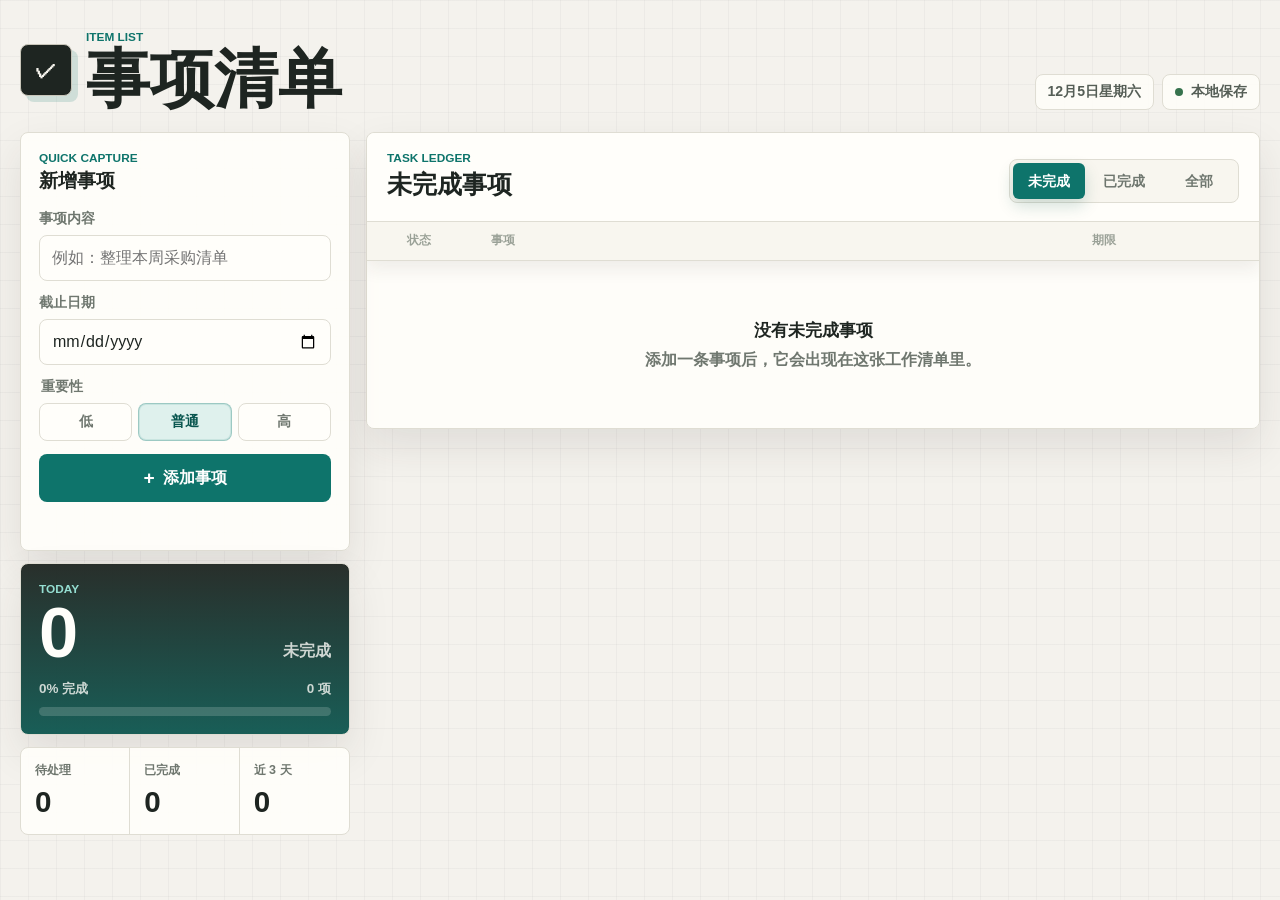
<file: index.html>
<!doctype html>
<html lang="zh-CN">
  <head>
    <meta charset="UTF-8" />
    <meta name="viewport" content="width=device-width, initial-scale=1.0" />
    <title>事项清单</title>
    <link rel="stylesheet" href="./styles.css?v=note-motion" />
  </head>
  <body>
    <main class="app-shell">
      <header class="app-header">
        <div class="brand-lockup">
          <span class="app-mark" aria-hidden="true">✓</span>
          <div>
            <p class="eyebrow">Item List</p>
            <h1>事项清单</h1>
          </div>
        </div>
        <div class="header-meta">
          <span class="date-chip" id="todayLabel" aria-label="今天日期"></span>
          <span class="sync-chip">本地保存</span>
        </div>
      </header>

      <section class="workspace" aria-label="清单工作台">
        <aside class="side-panel">
          <section class="entry-panel" aria-labelledby="addTaskTitle">
            <div class="section-heading">
              <div>
                <p class="kicker">Quick Capture</p>
                <h2 id="addTaskTitle">新增事项</h2>
              </div>
            </div>

            <form id="taskForm" class="task-form">
              <div class="field">
                <label for="taskTitle">事项内容</label>
                <input
                  id="taskTitle"
                  name="taskTitle"
                  type="text"
                  maxlength="80"
                  placeholder="例如：整理本周采购清单"
                  autocomplete="off"
                  required
                />
              </div>
              <div class="field">
                <label for="dueDate">截止日期</label>
                <input id="dueDate" name="dueDate" type="date" required />
              </div>
              <fieldset class="field priority-field">
                <legend>重要性</legend>
                <div class="priority-options" aria-label="选择事项重要性">
                  <label class="priority-option">
                    <input type="radio" name="priority" value="low" />
                    <span>低</span>
                  </label>
                  <label class="priority-option">
                    <input type="radio" name="priority" value="normal" checked />
                    <span>普通</span>
                  </label>
                  <label class="priority-option">
                    <input type="radio" name="priority" value="high" />
                    <span>高</span>
                  </label>
                </div>
              </fieldset>
              <button class="primary-button" type="submit">
                <span aria-hidden="true">+</span>
                <span>添加事项</span>
              </button>
            </form>
            <p id="formMessage" class="form-message" aria-live="polite"></p>
          </section>

          <section class="focus-panel" aria-label="今日概览">
            <p class="kicker">Today</p>
            <div class="focus-number-row">
              <strong id="focusOpenCount">0</strong>
              <span>未完成</span>
            </div>
            <div class="progress-copy">
              <span id="progressText">0% 完成</span>
              <span id="totalCount">0 项</span>
            </div>
            <div class="progress-track" aria-hidden="true">
              <span id="progressBar"></span>
            </div>
          </section>

          <section class="summary-grid" aria-label="事项统计">
            <article class="metric">
              <span>待处理</span>
              <strong id="openCount">0</strong>
            </article>
            <article class="metric">
              <span>已完成</span>
              <strong id="doneCount">0</strong>
            </article>
            <article class="metric">
              <span>近 3 天</span>
              <strong id="urgentCount">0</strong>
            </article>
          </section>
        </aside>

        <section class="list-section" aria-labelledby="listTitle">
          <div class="list-sticky-header">
            <div class="list-toolbar">
              <div>
                <p class="kicker">Task Ledger</p>
                <h2 id="listTitle">未完成事项</h2>
              </div>
              <div class="segmented" role="tablist" aria-label="筛选事项">
                <button class="segment is-active" type="button" role="tab" aria-selected="true" data-filter="open">
                  未完成
                </button>
                <button class="segment" type="button" role="tab" aria-selected="false" data-filter="done">
                  已完成
                </button>
                <button class="segment" type="button" role="tab" aria-selected="false" data-filter="all">
                  全部
                </button>
              </div>
            </div>

            <div class="list-head" aria-hidden="true">
              <span>状态</span>
              <span>事项</span>
              <span>期限</span>
            </div>
          </div>

          <ul id="taskList" class="task-list"></ul>

          <div id="emptyState" class="empty-state" hidden>
            <strong>这里还没有事项</strong>
            <p>添加一条事项后，它会出现在这张工作清单里。</p>
          </div>
        </section>
      </section>
    </main>

    <template id="taskTemplate">
      <li class="task-item">
        <button class="status-button" type="button" data-action="toggle"></button>
        <div class="task-content">
          <span class="task-title-line">
            <span class="task-title"></span>
            <span class="priority-pill"></span>
          </span>
          <time class="date-text"></time>
        </div>
        <span class="due-badge"></span>
        <button class="delete-button" type="button" data-action="delete" title="删除事项" aria-label="删除事项">删除</button>
        <div class="note-row" hidden>
          <input class="note-input" type="text" maxlength="160" placeholder="补充说明..." autocomplete="off" />
        </div>
      </li>
    </template>

    <script src="./app.js?v=note-motion"></script>
  </body>
</html>
</file>
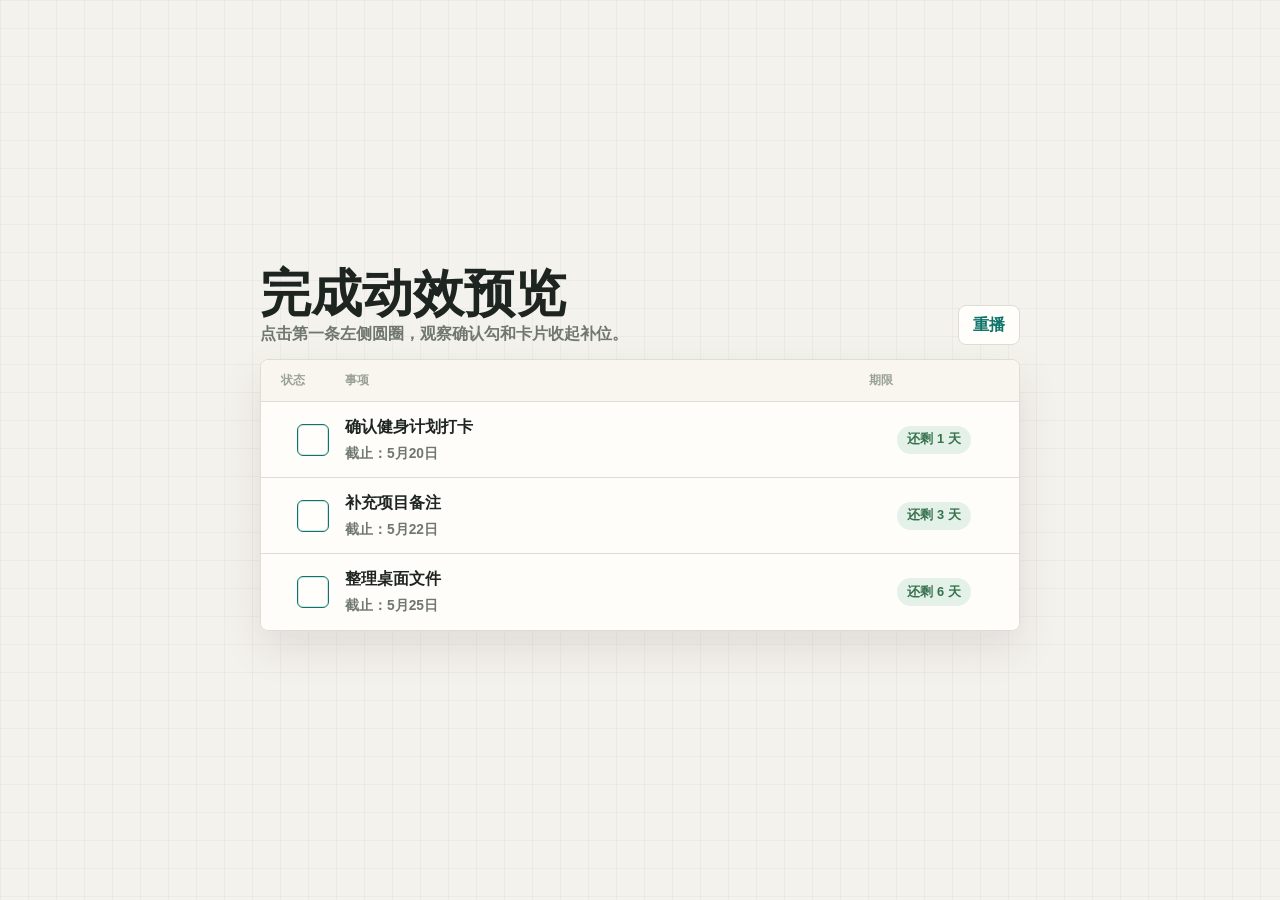
<file: previews/completion-motion-preview.html>
<!doctype html>
<html lang="zh-CN">
  <head>
    <meta charset="UTF-8" />
    <meta name="viewport" content="width=device-width, initial-scale=1.0" />
    <title>完成事项动效预览</title>
    <style>
      :root {
        --bg: #f4f2ed;
        --ink: #1e2521;
        --muted: #6f776f;
        --line: #dfddd3;
        --surface: #fffefa;
        --teal: #0e746b;
        --green: #36724d;
        --green-soft: #e4f1e8;
        --shadow: 0 18px 42px rgba(46, 44, 37, 0.1);
        --ease-pop: cubic-bezier(0.18, 1.35, 0.32, 1);
        --ease-collapse: cubic-bezier(0.22, 0.76, 0.24, 1);
        font-family: "Aptos", "Segoe UI", "Microsoft YaHei", "PingFang SC", sans-serif;
      }

      * {
        box-sizing: border-box;
      }

      body {
        min-height: 100vh;
        margin: 0;
        display: grid;
        place-items: center;
        background:
          linear-gradient(90deg, rgba(30, 37, 33, 0.035) 1px, transparent 1px),
          linear-gradient(rgba(30, 37, 33, 0.035) 1px, transparent 1px),
          var(--bg);
        background-size: 28px 28px;
        color: var(--ink);
      }

      .stage {
        width: min(760px, calc(100vw - 32px));
      }

      .topbar {
        display: flex;
        align-items: end;
        justify-content: space-between;
        gap: 18px;
        margin-bottom: 14px;
      }

      h1 {
        margin: 0 0 5px;
        font-size: clamp(1.9rem, 4vw, 3.4rem);
        line-height: 0.98;
      }

      p {
        margin: 0;
        color: var(--muted);
        font-weight: 800;
      }

      button {
        font: inherit;
      }

      .replay {
        min-height: 40px;
        padding: 0 14px;
        border: 1px solid var(--line);
        border-radius: 8px;
        background: var(--surface);
        color: var(--teal);
        font-weight: 900;
        cursor: pointer;
      }

      .panel {
        overflow: hidden;
        border: 1px solid var(--line);
        border-radius: 8px;
        background: rgba(255, 254, 250, 0.94);
        box-shadow: var(--shadow);
      }

      .head,
      .task {
        display: grid;
        grid-template-columns: 64px minmax(0, 1fr) 130px;
        align-items: center;
      }

      .head {
        min-height: 42px;
        padding: 0 20px;
        border-bottom: 1px solid var(--line);
        background: #f8f6ef;
        color: #9aa197;
        font-size: 0.76rem;
        font-weight: 900;
      }

      .list {
        margin: 0;
        padding: 0;
        list-style: none;
      }

      .task-shell {
        height: 76px;
        opacity: 1;
        transform-origin: 50% 50%;
      }

      .task-shell.is-completing {
        animation: shell-collapse 0.46s 0.34s var(--ease-collapse) forwards;
      }

      .task {
        height: 76px;
        padding: 12px 20px;
        border-bottom: 1px solid var(--line);
        background: rgba(255, 254, 250, 0.76);
        overflow: hidden;
      }

      .task-shell:last-child .task {
        border-bottom: 0;
      }

      .task-shell.is-completing .task {
        animation: card-shrink 0.46s 0.34s var(--ease-collapse) forwards;
      }

      .status {
        width: 32px;
        height: 32px;
        display: inline-flex;
        align-items: center;
        justify-content: center;
        justify-self: center;
        position: relative;
        border: 1px solid var(--teal);
        border-radius: 6px;
        background: var(--surface);
        color: white;
        cursor: pointer;
        box-shadow: inset 0 0 0 1px rgba(14, 116, 107, 0.18);
      }

      .status::before {
        position: absolute;
        inset: -1px;
        border-radius: inherit;
        background: var(--green);
        content: "";
        opacity: 0;
        transform: scale(0.72);
      }

      .status::after {
        width: 13px;
        height: 8px;
        position: relative;
        z-index: 1;
        border-left: 3px solid currentColor;
        border-bottom: 3px solid currentColor;
        content: "";
        opacity: 0;
        transform: rotate(-45deg) scale(0.4) translateY(-2px);
        transform-origin: 35% 70%;
      }

      .task-shell.is-completing .status::before {
        animation: circle-fill 0.22s var(--ease-pop) forwards;
      }

      .task-shell.is-completing .status::after {
        animation: check-pop 0.34s 0.1s var(--ease-pop) forwards;
      }

      .content {
        display: grid;
        gap: 7px;
        min-width: 0;
      }

      .title {
        overflow-wrap: anywhere;
        font-weight: 900;
      }

      .date {
        color: var(--muted);
        font-size: 0.86rem;
        font-weight: 700;
      }

      .badge {
        min-height: 28px;
        display: inline-flex;
        align-items: center;
        justify-content: center;
        justify-self: center;
        padding: 0 10px;
        border-radius: 999px;
        background: var(--green-soft);
        color: var(--green);
        font-size: 0.8rem;
        font-weight: 900;
        white-space: nowrap;
      }

      @keyframes circle-fill {
        0% {
          opacity: 0;
          transform: scale(0.72);
        }

        68% {
          opacity: 1;
          transform: scale(1.12);
        }

        100% {
          opacity: 1;
          transform: scale(1);
        }
      }

      @keyframes check-pop {
        0% {
          opacity: 0;
          transform: rotate(-45deg) scale(0.35) translateY(-2px);
        }

        62% {
          opacity: 1;
          transform: rotate(-45deg) scale(1.18) translateY(0);
        }

        100% {
          opacity: 1;
          transform: rotate(-45deg) scale(1) translateY(0);
        }
      }

      @keyframes card-shrink {
        0% {
          opacity: 1;
          transform: scale(1) translateX(0);
        }

        52% {
          opacity: 0.72;
          transform: scale(0.96) translateX(8px);
        }

        100% {
          opacity: 0;
          transform: scale(0.84) translateX(28px);
        }
      }

      @keyframes shell-collapse {
        0% {
          height: 76px;
        }

        100% {
          height: 0;
          opacity: 0;
        }
      }

      @media (prefers-reduced-motion: reduce) {
        *,
        *::before,
        *::after {
          animation-duration: 0.01ms !important;
          animation-delay: 0s !important;
          transition-duration: 0.01ms !important;
        }
      }
    </style>
  </head>
  <body>
    <main class="stage">
      <div class="topbar">
        <div>
          <h1>完成动效预览</h1>
          <p>点击第一条左侧圆圈，观察确认勾和卡片收起补位。</p>
        </div>
        <button class="replay" type="button">重播</button>
      </div>

      <section class="panel">
        <div class="head">
          <span>状态</span>
          <span>事项</span>
          <span>期限</span>
        </div>
        <ul class="list"></ul>
      </section>
    </main>

    <script>
      const tasks = [
        ["整理本周采购清单", "截止：5月19日", "今天截止"],
        ["确认健身计划打卡", "截止：5月20日", "还剩 1 天"],
        ["补充项目备注", "截止：5月22日", "还剩 3 天"],
        ["整理桌面文件", "截止：5月25日", "还剩 6 天"],
      ];

      const list = document.querySelector(".list");

      function render() {
        list.innerHTML = tasks
          .map(
            (task, index) => `
              <li class="task-shell">
                <article class="task">
                  <button class="status" type="button" aria-label="标记完成"${index === 0 ? "" : " tabindex='-1'"}></button>
                  <div class="content">
                    <span class="title">${task[0]}</span>
                    <span class="date">${task[1]}</span>
                  </div>
                  <span class="badge">${task[2]}</span>
                </article>
              </li>
            `,
          )
          .join("");

        list.querySelector(".status").addEventListener("click", completeFirst);
      }

      function completeFirst() {
        const first = list.querySelector(".task-shell");
        if (!first || first.classList.contains("is-completing")) {
          return;
        }
        first.classList.add("is-completing");
      }

      document.querySelector(".replay").addEventListener("click", () => {
        render();
        window.setTimeout(completeFirst, 320);
      });

      render();
      window.setTimeout(completeFirst, 520);
    </script>
  </body>
</html>
</file>
<file: styles.css>
:root {
  --bg: #f4f2ed;
  --ink: #1e2521;
  --muted: #6f776f;
  --quiet: #9aa197;
  --surface: #fffefa;
  --surface-soft: #f8f6ef;
  --line: #dfddd3;
  --line-strong: #c9c6ba;
  --teal: #0e746b;
  --teal-dark: #09564f;
  --teal-soft: #dff1ed;
  --green: #36724d;
  --green-soft: #e4f1e8;
  --amber: #9a6a19;
  --amber-soft: #f8ebc7;
  --red: #b94b42;
  --red-soft: #f5dfdc;
  --shadow: 0 18px 42px rgba(46, 44, 37, 0.1);
  --motion-fast: 0.16s;
  --motion-base: 0.24s;
  --ease-out: cubic-bezier(0.2, 0.8, 0.2, 1);
  --ease-pop: cubic-bezier(0.18, 1.35, 0.32, 1);
  --task-row-height: 76px;
  color-scheme: light;
  font-family:
    "Aptos", "Segoe UI", "Microsoft YaHei", "PingFang SC", sans-serif;
}

* {
  box-sizing: border-box;
}

html {
  min-height: 100%;
}

body {
  min-height: 100vh;
  margin: 0;
  background:
    linear-gradient(90deg, rgba(30, 37, 33, 0.035) 1px, transparent 1px),
    linear-gradient(rgba(30, 37, 33, 0.035) 1px, transparent 1px),
    var(--bg);
  background-size: 28px 28px;
  color: var(--ink);
}

button,
input {
  font: inherit;
}

button {
  cursor: pointer;
}

button:focus-visible,
input:focus-visible {
  outline: 3px solid rgba(14, 116, 107, 0.22);
  outline-offset: 2px;
}

h1,
h2,
p {
  margin-top: 0;
}

.app-shell {
  width: min(1240px, calc(100% - 40px));
  margin: 0 auto;
  padding: 30px 0 42px;
}

.app-header {
  display: flex;
  align-items: end;
  justify-content: space-between;
  gap: 24px;
  margin-bottom: 22px;
}

.brand-lockup {
  display: flex;
  align-items: center;
  gap: 14px;
  min-width: 0;
}

.app-mark {
  width: 52px;
  height: 52px;
  display: inline-flex;
  align-items: center;
  justify-content: center;
  flex: 0 0 auto;
  border: 1px solid var(--line-strong);
  border-radius: 8px;
  background: #1e2521;
  color: #f8f6ef;
  font-size: 1.35rem;
  font-weight: 900;
  box-shadow: 6px 6px 0 rgba(14, 116, 107, 0.16);
}

.eyebrow,
.kicker {
  margin-bottom: 5px;
  color: var(--teal);
  font-size: 0.74rem;
  font-weight: 900;
  letter-spacing: 0;
  text-transform: uppercase;
}

h1 {
  margin-bottom: 0;
  font-size: clamp(2.1rem, 5vw, 4.4rem);
  line-height: 0.95;
  letter-spacing: 0;
}

h2 {
  margin-bottom: 0;
  font-size: 1.18rem;
  line-height: 1.18;
  letter-spacing: 0;
}

.header-meta {
  display: flex;
  flex-wrap: wrap;
  justify-content: flex-end;
  gap: 8px;
}

.date-chip,
.sync-chip {
  min-height: 36px;
  display: inline-flex;
  align-items: center;
  border: 1px solid var(--line);
  border-radius: 8px;
  background: rgba(255, 254, 250, 0.86);
  color: #555e56;
  font-size: 0.88rem;
  font-weight: 800;
  white-space: nowrap;
}

.date-chip,
.sync-chip {
  padding: 0 12px;
}

.sync-chip::before {
  width: 8px;
  height: 8px;
  margin-right: 8px;
  border-radius: 99px;
  background: var(--green);
  content: "";
}

.workspace {
  display: grid;
  grid-template-columns: 330px minmax(0, 1fr);
  gap: 16px;
  align-items: start;
  min-height: 0;
}

.side-panel {
  display: grid;
  gap: 12px;
  position: sticky;
  top: 18px;
}

.entry-panel,
.focus-panel,
.summary-grid,
.list-section {
  border: 1px solid var(--line);
  border-radius: 8px;
  background: rgba(255, 254, 250, 0.94);
  box-shadow: var(--shadow);
}

.entry-panel {
  padding: 18px;
}

.section-heading,
.list-toolbar,
.progress-copy,
.focus-number-row {
  display: flex;
  align-items: center;
  justify-content: space-between;
  gap: 16px;
}

.task-form {
  display: grid;
  gap: 13px;
  margin-top: 18px;
}

.field {
  display: grid;
  gap: 7px;
}

label {
  color: var(--muted);
  font-size: 0.86rem;
  font-weight: 800;
}

fieldset {
  min-width: 0;
  margin: 0;
  padding: 0;
  border: 0;
}

legend {
  margin-bottom: 7px;
  color: var(--muted);
  font-size: 0.86rem;
  font-weight: 800;
}

input {
  width: 100%;
  min-height: 46px;
  border: 1px solid var(--line);
  border-radius: 8px;
  background: var(--surface);
  color: var(--ink);
  padding: 0 12px;
  outline: none;
  transition:
    border-color 0.18s ease,
    box-shadow 0.18s ease,
    background 0.18s ease;
}

input:hover {
  background: var(--surface-soft);
}

input:focus {
  border-color: var(--teal);
  box-shadow: 0 0 0 4px rgba(14, 116, 107, 0.12);
}

.priority-options {
  display: grid;
  grid-template-columns: repeat(3, minmax(0, 1fr));
  gap: 6px;
}

.priority-option {
  min-width: 0;
  color: var(--muted);
}

.priority-option input {
  position: absolute;
  width: 1px;
  height: 1px;
  margin: -1px;
  padding: 0;
  border: 0;
  opacity: 0;
  pointer-events: none;
}

.priority-option span {
  min-height: 38px;
  display: inline-flex;
  align-items: center;
  justify-content: center;
  width: 100%;
  border: 1px solid var(--line);
  border-radius: 8px;
  background: var(--surface);
  color: var(--muted);
  font-size: 0.86rem;
  font-weight: 900;
  transition:
    border-color 0.18s ease,
    background 0.18s ease,
    color 0.18s ease,
    transform 0.18s var(--ease-out);
}

.priority-option:hover span {
  border-color: var(--line-strong);
  background: var(--surface-soft);
  color: var(--ink);
  transform: translateY(-1px);
}

.priority-option input:focus-visible + span {
  outline: 3px solid rgba(14, 116, 107, 0.22);
  outline-offset: 2px;
}

.priority-option input:checked + span {
  border-color: rgba(14, 116, 107, 0.32);
  background: var(--teal-soft);
  color: var(--teal-dark);
  box-shadow: inset 0 0 0 1px rgba(14, 116, 107, 0.1);
}

.primary-button {
  min-height: 48px;
  display: inline-flex;
  align-items: center;
  justify-content: center;
  gap: 8px;
  border: 0;
  border-radius: 8px;
  background: var(--teal);
  color: #ffffff;
  font-weight: 900;
  transition:
    transform 0.18s ease,
    background 0.18s ease;
}

.primary-button:hover {
  background: var(--teal-dark);
  transform: translateY(-1px);
}

.primary-button span:first-child {
  font-size: 1.2rem;
  line-height: 1;
}

.form-message {
  min-height: 20px;
  margin: 10px 0 0;
  color: var(--teal);
  font-size: 0.88rem;
  font-weight: 800;
}

.form-message.is-error {
  color: var(--red);
}

.focus-panel {
  padding: 18px;
  background:
    linear-gradient(180deg, rgba(30, 37, 33, 0.95), rgba(13, 86, 79, 0.95));
  color: #fffefa;
}

.focus-panel .kicker {
  color: #95ded2;
}

.focus-number-row {
  align-items: end;
  margin: 8px 0 18px;
}

.focus-number-row strong {
  font-size: 4.4rem;
  line-height: 0.82;
}

.focus-number-row span,
.progress-copy {
  color: rgba(255, 254, 250, 0.78);
  font-weight: 800;
}

.progress-copy {
  margin-bottom: 9px;
  font-size: 0.84rem;
}

.progress-track {
  height: 9px;
  border-radius: 99px;
  background: rgba(255, 254, 250, 0.17);
  overflow: hidden;
}

.progress-track span {
  display: block;
  width: 0%;
  height: 100%;
  border-radius: inherit;
  background: linear-gradient(90deg, #95ded2, #f0c85b);
  transition: width 0.24s ease;
}

.summary-grid {
  display: grid;
  grid-template-columns: repeat(3, minmax(0, 1fr));
  overflow: hidden;
  box-shadow: none;
}

.metric {
  display: grid;
  gap: 5px;
  min-height: 86px;
  padding: 14px;
  border-right: 1px solid var(--line);
}

.metric:last-child {
  border-right: 0;
}

.metric span {
  color: var(--muted);
  font-size: 0.78rem;
  font-weight: 900;
}

.metric strong {
  font-size: 1.85rem;
  line-height: 1;
}

.list-section {
  overflow-x: hidden;
  overflow-y: hidden;
  transition: height var(--motion-base) var(--ease-out);
}

.task-list::-webkit-scrollbar {
  width: 8px;
}

.task-list::-webkit-scrollbar-track {
  background: transparent;
}

.task-list::-webkit-scrollbar-thumb {
  border: 2px solid transparent;
  border-radius: 999px;
  background: rgba(30, 37, 33, 0.24);
  background-clip: content-box;
}

.task-list::-webkit-scrollbar-thumb:hover {
  background: rgba(30, 37, 33, 0.34);
  background-clip: content-box;
}

.list-sticky-header {
  position: sticky;
  top: 0;
  z-index: 20;
  overflow: hidden;
  border-bottom: 1px solid var(--line);
  border-radius: 8px 8px 0 0;
  background: var(--surface);
  box-shadow: 0 8px 18px rgba(46, 44, 37, 0.08);
}

.list-toolbar {
  align-items: end;
  padding: 18px 20px;
  border-bottom: 1px solid var(--line);
  background: var(--surface);
}

.list-toolbar h2 {
  margin-bottom: 4px;
  font-size: 1.55rem;
}

.segmented {
  position: relative;
  display: inline-grid;
  grid-template-columns: repeat(3, minmax(72px, 1fr));
  gap: 3px;
  padding: 3px;
  border: 1px solid var(--line);
  border-radius: 8px;
  background: var(--surface-soft);
}

.segmented::before {
  position: absolute;
  top: 3px;
  bottom: 3px;
  left: 3px;
  width: calc((100% - 12px) / 3);
  border-radius: 6px;
  background: var(--teal);
  box-shadow: 0 7px 16px rgba(9, 86, 79, 0.18);
  content: "";
  transform: translateX(0);
  transition: transform var(--motion-base) var(--ease-out);
  will-change: transform;
}

.segmented[data-active="done"]::before {
  transform: translateX(calc(100% + 3px));
}

.segmented[data-active="all"]::before {
  transform: translateX(calc((100% + 3px) * 2));
}

.segment {
  position: relative;
  z-index: 1;
  min-height: 36px;
  border: 0;
  border-radius: 6px;
  background: transparent;
  color: var(--muted);
  font-size: 0.88rem;
  font-weight: 900;
  transition:
    color var(--motion-fast) ease,
    transform var(--motion-fast) var(--ease-out);
}

.segment:hover {
  color: var(--teal-dark);
  transform: translateY(-1px);
}

.segment.is-active {
  color: #ffffff;
}

.list-head,
.task-item {
  display: grid;
  grid-template-columns: 64px minmax(0, 1fr) 142px 64px;
  align-items: center;
}

.list-head {
  min-height: 38px;
  padding: 0 20px;
  background: #f8f6ef;
  color: var(--quiet);
  font-size: 0.74rem;
  font-weight: 900;
  text-transform: uppercase;
}

.list-head span {
  text-align: center;
}

.list-head span:nth-child(2) {
  padding-left: 40px;
  text-align: left;
}

.task-list {
  display: grid;
  grid-auto-rows: var(--task-row-height);
  align-content: start;
  margin: 0;
  padding: 0;
  list-style: none;
  overflow-x: hidden;
  overflow-y: auto;
  scrollbar-gutter: stable;
  scrollbar-color: rgba(30, 37, 33, 0.24) transparent;
  scrollbar-width: thin;
  opacity: 1;
  transform: translateY(0);
  transition:
    height var(--motion-base) var(--ease-out),
    opacity 0.14s ease,
    transform 0.18s var(--ease-out);
  will-change: opacity, transform;
}

.task-list.is-switching {
  opacity: 0;
  transform: translateY(8px);
}

.task-list.is-entering .task-item {
  animation: task-enter 0.24s var(--ease-out) both;
  animation-delay: var(--item-delay, 0ms);
}

.task-list.is-completing-task {
  grid-auto-rows: auto;
}

.task-list:has(.task-item.is-note-open),
.task-list:has(.task-item.is-note-closing) {
  grid-auto-rows: auto;
}

.task-item {
  height: auto;
  min-height: var(--task-row-height);
  max-height: var(--task-row-height);
  padding: 12px 20px;
  border-bottom: 1px solid var(--line);
  background: rgba(255, 254, 250, 0.72);
  position: relative;
  overflow: hidden;
  transition:
    max-height 0.26s var(--ease-out),
    background 0.18s ease,
    box-shadow 0.18s ease;
}

.task-item.is-completing {
  pointer-events: none;
  transform-origin: 50% 50%;
  animation: task-complete-collapse 0.46s 0.34s var(--ease-out) forwards;
  will-change: height, min-height, padding, opacity, transform;
}

.task-item.is-note-open {
  height: auto;
  min-height: calc(var(--task-row-height) + 44px);
  max-height: calc(var(--task-row-height) + 62px);
  align-items: start;
}

.task-item:hover {
  background: #fffefa;
  box-shadow: inset 4px 0 0 rgba(14, 116, 107, 0.22);
}

.task-item.is-due-soon {
  background: linear-gradient(90deg, rgba(248, 235, 199, 0.56), rgba(255, 254, 250, 0.86) 72%);
}

.task-item.is-due-soon:hover {
  background: linear-gradient(90deg, rgba(248, 235, 199, 0.72), #fffefa 72%);
  box-shadow: inset 4px 0 0 rgba(154, 106, 25, 0.34);
}

.task-item.is-due-tomorrow {
  background: linear-gradient(90deg, rgba(248, 217, 213, 0.5), rgba(255, 254, 250, 0.88) 70%);
}

.task-item.is-due-tomorrow:hover {
  background: linear-gradient(90deg, rgba(248, 217, 213, 0.66), #fffefa 70%);
  box-shadow: inset 4px 0 0 rgba(185, 75, 66, 0.3);
}

.task-item.is-due-today {
  background: linear-gradient(90deg, rgba(248, 217, 213, 0.74), rgba(255, 254, 250, 0.9) 68%);
}

.task-item.is-due-today:hover {
  background: linear-gradient(90deg, rgba(248, 217, 213, 0.9), #fffefa 68%);
  box-shadow: inset 4px 0 0 rgba(185, 75, 66, 0.48);
}

.task-item.is-overdue {
  background: linear-gradient(90deg, rgba(185, 75, 66, 0.18), rgba(255, 254, 250, 0.9) 66%);
}

.task-item.is-overdue:hover {
  background: linear-gradient(90deg, rgba(185, 75, 66, 0.26), #fffefa 66%);
  box-shadow: inset 4px 0 0 rgba(185, 75, 66, 0.7);
}

.task-item:last-child {
  border-bottom: 0;
}

.task-item.is-completed .task-title {
  color: var(--muted);
  text-decoration: line-through;
}

.status-button {
  width: 32px;
  height: 32px;
  display: inline-flex;
  align-items: center;
  justify-content: center;
  justify-self: center;
  border-radius: 6px;
  font-weight: 900;
  overflow: hidden;
  position: relative;
}

.status-button {
  border: 1px solid var(--teal);
  background: var(--surface);
  color: var(--teal);
  font-size: 0.9rem;
  box-shadow: inset 0 0 0 1px rgba(14, 116, 107, 0.18);
}

.status-button::before {
  position: absolute;
  inset: -1px;
  border-radius: inherit;
  background: var(--green);
  content: "";
  opacity: 0;
  transform: scale(0.72);
}

.status-button::after {
  width: 13px;
  height: 8px;
  position: relative;
  z-index: 1;
  border-bottom: 3px solid currentColor;
  border-left: 3px solid currentColor;
  content: "";
  opacity: 0;
  transform: rotate(-45deg) scale(0.4) translateY(-2px);
  transform-origin: 35% 70%;
}

.status-button:hover {
  background: var(--teal-soft);
}

.task-item.is-completing .status-button {
  border-color: var(--green);
  background: var(--surface);
  color: #ffffff;
  box-shadow: none;
}

.task-item.is-completing .status-button::before {
  animation: status-fill 0.22s var(--ease-pop) forwards;
}

.task-item.is-completing .status-button::after {
  animation: status-check-pop 0.34s 0.1s var(--ease-pop) forwards;
}

.task-item.is-completed .status-button {
  border-color: var(--green);
  background: var(--green);
  color: #ffffff;
  box-shadow: none;
}

.task-content {
  display: grid;
  gap: 7px;
  min-width: 0;
  padding-right: 18px;
}

.task-title-line {
  display: flex;
  align-items: center;
  gap: 8px;
  min-width: 0;
}

.task-title {
  overflow-wrap: anywhere;
  font-size: 1rem;
  font-weight: 900;
}

.priority-pill {
  min-width: 34px;
  min-height: 22px;
  display: inline-flex;
  align-items: center;
  justify-content: center;
  flex: 0 0 auto;
  padding: 0 7px;
  border-radius: 999px;
  border: 1px solid var(--line);
  background: var(--surface-soft);
  color: var(--muted);
  font-size: 0.72rem;
  font-weight: 900;
  line-height: 1;
  white-space: nowrap;
}

.priority-pill.is-high {
  border-color: rgba(185, 75, 66, 0.24);
  background: var(--red-soft);
  color: var(--red);
}

.priority-pill.is-normal {
  border-color: rgba(14, 116, 107, 0.18);
  background: var(--teal-soft);
  color: var(--teal-dark);
}

.priority-pill.is-low {
  background: #eceae2;
  color: #73796f;
}

.date-text {
  color: var(--muted);
  font-size: 0.84rem;
  font-weight: 700;
}

.due-badge {
  min-height: 28px;
  display: inline-flex;
  align-items: center;
  justify-content: center;
  justify-self: center;
  padding: 0 10px;
  border-radius: 999px;
  font-size: 0.8rem;
  font-weight: 900;
  white-space: nowrap;
}

.due-badge.is-normal {
  background: var(--teal-soft);
  color: var(--teal-dark);
}

.due-badge.is-soon {
  background: var(--amber-soft);
  color: var(--amber);
}

.due-badge.is-today {
  background: #f8d9d5;
  color: #9f2f2a;
  box-shadow: inset 0 0 0 1px rgba(185, 75, 66, 0.14);
}

.due-badge.is-overdue {
  background: #b94b42;
  color: #ffffff;
  box-shadow: inset 0 0 0 1px rgba(95, 25, 22, 0.18);
}

.due-badge.is-done {
  background: var(--green-soft);
  color: var(--green);
}

.delete-button {
  width: 48px;
  height: 34px;
  display: inline-flex;
  align-items: center;
  justify-content: center;
  border: 1px solid transparent;
  border-radius: 8px;
  background: transparent;
  color: var(--quiet);
  font-size: 0.8rem;
  font-weight: 900;
  opacity: 0;
  pointer-events: none;
  transition:
    background 0.18s ease,
    border-color 0.18s ease,
    color 0.18s ease,
    opacity 0.18s ease;
}

.task-item:hover .delete-button,
.task-item:focus-within .delete-button,
.task-item.is-note-open .delete-button {
  opacity: 1;
  pointer-events: auto;
}

.delete-button:hover {
  border-color: var(--red-soft);
  background: var(--red-soft);
  color: var(--red);
}

.note-row {
  grid-column: 2 / 5;
  max-height: 0;
  margin-top: 0;
  opacity: 0;
  overflow: hidden;
  pointer-events: none;
  transform: translateY(-6px);
  transition:
    max-height 0.26s var(--ease-out),
    margin-top 0.24s var(--ease-out),
    opacity 0.18s ease,
    transform 0.22s var(--ease-out);
}

.note-row[hidden] {
  display: none;
}

.task-item.is-note-open .note-row {
  max-height: 52px;
  margin-top: 10px;
  opacity: 1;
  pointer-events: auto;
  transform: translateY(0);
}

.note-input {
  min-height: 34px;
  border-color: var(--line);
  background: #ffffff;
  color: var(--muted);
  font-size: 0.84rem;
  font-weight: 700;
}

.note-input::placeholder {
  color: #a7aca5;
}

.empty-state {
  padding: 58px 22px;
  text-align: center;
  background: rgba(255, 254, 250, 0.7);
  opacity: 1;
  transform: translateY(0);
  transition:
    opacity 0.14s ease,
    transform 0.18s var(--ease-out);
}

.empty-state.is-switching {
  opacity: 0;
  transform: translateY(8px);
}

.empty-state strong {
  display: block;
  margin-bottom: 8px;
  font-size: 1.05rem;
}

.empty-state p {
  margin-bottom: 0;
  color: var(--muted);
  font-weight: 700;
}

@media (max-width: 940px) {
  .workspace {
    grid-template-columns: 1fr;
  }

  .side-panel {
    position: static;
    grid-template-columns: minmax(0, 1.2fr) minmax(250px, 0.8fr);
  }

  .summary-grid {
    grid-column: 1 / -1;
  }
}

@media (max-width: 720px) {
  .app-shell {
    width: min(100% - 24px, 1240px);
    padding: 24px 0 34px;
  }

  .app-header,
  .list-toolbar {
    align-items: stretch;
    flex-direction: column;
  }

  .header-meta {
    justify-content: flex-start;
  }

  .side-panel,
  .summary-grid {
    grid-template-columns: 1fr;
  }

  .metric {
    border-right: 0;
    border-bottom: 1px solid var(--line);
  }

  .metric:last-child {
    border-bottom: 0;
  }

  .segmented {
    width: 100%;
  }

  .list-section {
    height: auto;
    min-height: 0;
    overflow: visible;
  }

  .task-list {
    height: auto !important;
    overflow: visible;
    scrollbar-gutter: auto;
  }

  .list-head {
    display: none;
  }

  .task-item {
    grid-template-columns: 44px minmax(0, 1fr) 54px;
    gap: 8px;
  }

  .due-badge {
    grid-column: 2;
    justify-self: center;
    margin-top: 7px;
  }

  .note-row {
    grid-column: 2 / 4;
  }

  .delete-button {
    grid-column: 3;
    grid-row: 1;
  }
}

@media (max-width: 480px) {
  .brand-lockup {
    align-items: flex-start;
  }

  .app-mark {
    width: 44px;
    height: 44px;
  }

  .entry-panel,
  .focus-panel,
  .list-toolbar,
  .task-item {
    padding-left: 14px;
    padding-right: 14px;
  }

  .segmented {
    grid-template-columns: repeat(3, minmax(0, 1fr));
  }
}

@keyframes task-enter {
  from {
    opacity: 0;
    transform: translateY(10px);
  }

  to {
    opacity: 1;
    transform: translateY(0);
  }
}

@keyframes status-fill {
  0% {
    opacity: 0;
    transform: scale(0.72);
  }

  68% {
    opacity: 1;
    transform: scale(1.12);
  }

  100% {
    opacity: 1;
    transform: scale(1);
  }
}

@keyframes status-check-pop {
  0% {
    opacity: 0;
    transform: rotate(-45deg) scale(0.35) translateY(-2px);
  }

  62% {
    opacity: 1;
    transform: rotate(-45deg) scale(1.18) translateY(0);
  }

  100% {
    opacity: 1;
    transform: rotate(-45deg) scale(1) translateY(0);
  }
}

@keyframes task-complete-collapse {
  0% {
    height: var(--task-row-height);
    min-height: var(--task-row-height);
    opacity: 1;
    padding-bottom: 12px;
    padding-top: 12px;
    transform: scale(1) translateX(0);
  }

  52% {
    opacity: 0.72;
    transform: scale(0.96) translateX(8px);
  }

  100% {
    height: 0;
    min-height: 0;
    opacity: 0;
    padding-bottom: 0;
    padding-top: 0;
    transform: scale(0.84) translateX(28px);
  }
}

@media (prefers-reduced-motion: reduce) {
  *,
  *::before,
  *::after {
    animation-duration: 0.01ms !important;
    animation-iteration-count: 1 !important;
    scroll-behavior: auto !important;
    transition-duration: 0.01ms !important;
  }
}
</file>
